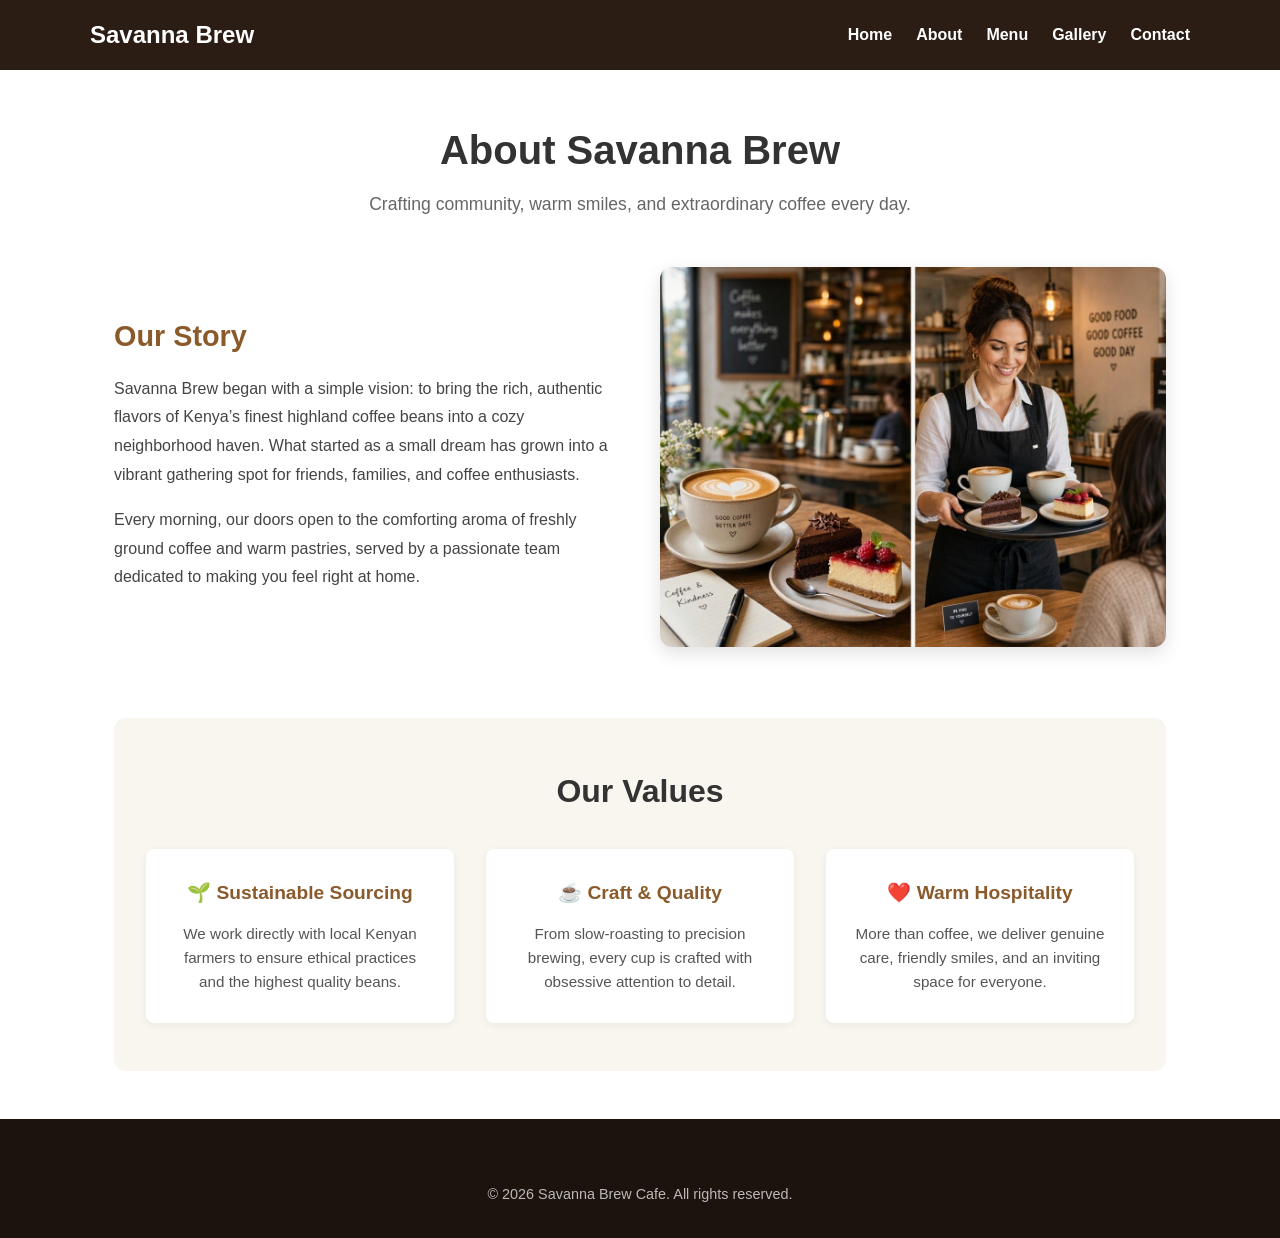
<file: about.html>
<!DOCTYPE html>
<html lang="en">
<head>
  <meta charset="UTF-8">
  <meta name="viewport" content="width=device-width, initial-scale=1.0">
  <title>About Us - Savanna Brew Cafe</title>
  <link rel="stylesheet" href="style.css">
</head>
<body>
  <header>
    <div class="nav-container">
      <h2 class="logo">Savanna Brew</h2>
      <nav>
        <ul>
          <li><a href="index.html">Home</a></li>
          <li><a href="about.html">About</a></li>
          <li><a href="menu.html">Menu</a></li>
          <li><a href="gallery.html">Gallery</a></li>
          <li><a href="contact.html">Contact</a></li>
        </ul>
      </nav>
    </div>
  </header>

  <main class="about-container">
    <section class="about-hero">
      <h1>About Savanna Brew</h1>
      <p class="subtitle">Crafting community, warm smiles, and extraordinary coffee every day.</p>
    </section>

    <section class="about-grid">
      <div class="about-text">
        <h2>Our Story</h2>
        <p>Savanna Brew began with a simple vision: to bring the rich, authentic flavors of Kenya’s finest highland coffee beans into a cozy neighborhood haven. What started as a small dream has grown into a vibrant gathering spot for friends, families, and coffee enthusiasts.</p>
        <p>Every morning, our doors open to the comforting aroma of freshly ground coffee and warm pastries, served by a passionate team dedicated to making you feel right at home.</p>
      </div>
      <div class="about-image">
        <img src="coffee.jpg" alt="Friendly waitress serving coffee" class="waitress-img">
      </div>
    </section>

    <section class="values-section">
      <h2>Our Values</h2>
      <div class="values-grid">
        <div class="value-card">
          <h3>🌱 Sustainable Sourcing</h3>
          <p>We work directly with local Kenyan farmers to ensure ethical practices and the highest quality beans.</p>
        </div>
        <div class="value-card">
          <h3>☕ Craft & Quality</h3>
          <p>From slow-roasting to precision brewing, every cup is crafted with obsessive attention to detail.</p>
        </div>
        <div class="value-card">
          <h3>❤️ Warm Hospitality</h3>
          <p>More than coffee, we deliver genuine care, friendly smiles, and an inviting space for everyone.</p>
        </div>
      </div>
    </section>
  </main>

  <footer>
    <p class="copyright">&copy; 2026 Savanna Brew Cafe. All rights reserved.</p>
  </footer>
</body>
</html>
</file>
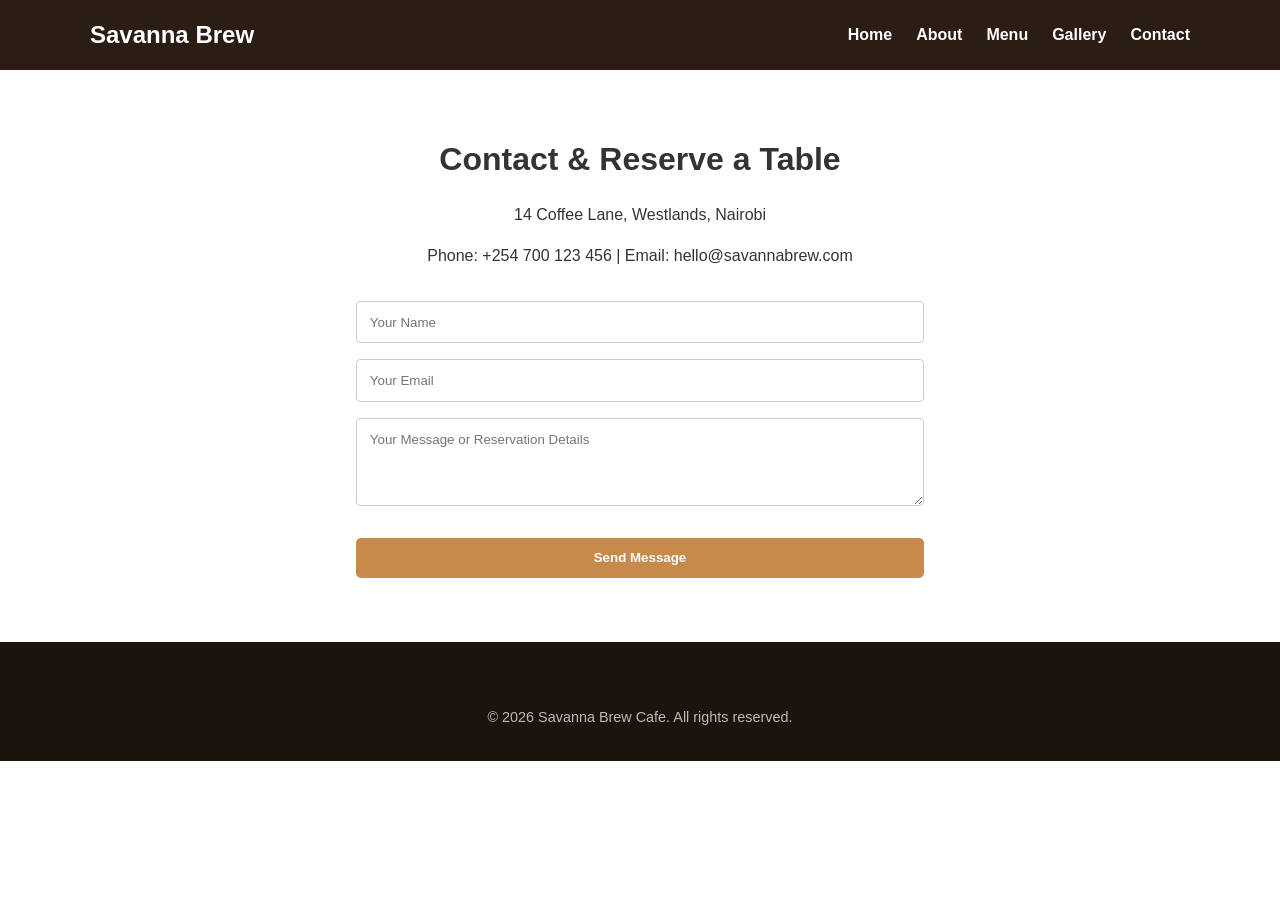
<file: contact.html>
<!DOCTYPE html>
<html lang="en">
<head>
  <meta charset="UTF-8">
  <meta name="viewport" content="width=device-width, initial-scale=1.0">
  <title>Contact - My Cafe</title>
  <link rel="stylesheet" href="style.css">
</head>
<body>
  <header>
    <div class="nav-container">
      <h2 class="logo">Savanna Brew</h2>
      <nav>
        <ul>
          <li><a href="index.html">Home</a></li>
          <li><a href="about.html">About</a></li>
          <li><a href="menu.html">Menu</a></li>
          <li><a href="gallery.html">Gallery</a></li>
          <li><a href="contact.html">Contact</a></li>
        </ul>
      </nav>
    </div>
  </header>

  <main style="padding: 4rem 1rem; max-width: 600px; margin: 0 auto; text-align: center;">
    <h1>Contact & Reserve a Table</h1>
    <p style="margin: 1rem 0;">14 Coffee Lane, Westlands, Nairobi</p>
    <p style="margin-bottom: 2rem;">Phone: +254 700 123 456 | Email: hello@savannabrew.com</p>
    <form style="display: flex; flex-direction: column; gap: 1rem; text-align: left;">
      <input type="text" placeholder="Your Name" style="padding: 0.8rem; border: 1px solid #ccc; border-radius: 4px;">
      <input type="email" placeholder="Your Email" style="padding: 0.8rem; border: 1px solid #ccc; border-radius: 4px;">
      <textarea rows="4" placeholder="Your Message or Reservation Details" style="padding: 0.8rem; border: 1px solid #ccc; border-radius: 4px;"></textarea>
      <button type="submit" class="btn" style="border: none; cursor: pointer;">Send Message</button>
    </form>
  </main>

  <footer>
    <p class="copyright">&copy; 2026 Savanna Brew Cafe. All rights reserved.</p>
  </footer>
</body>
</html>
</file>
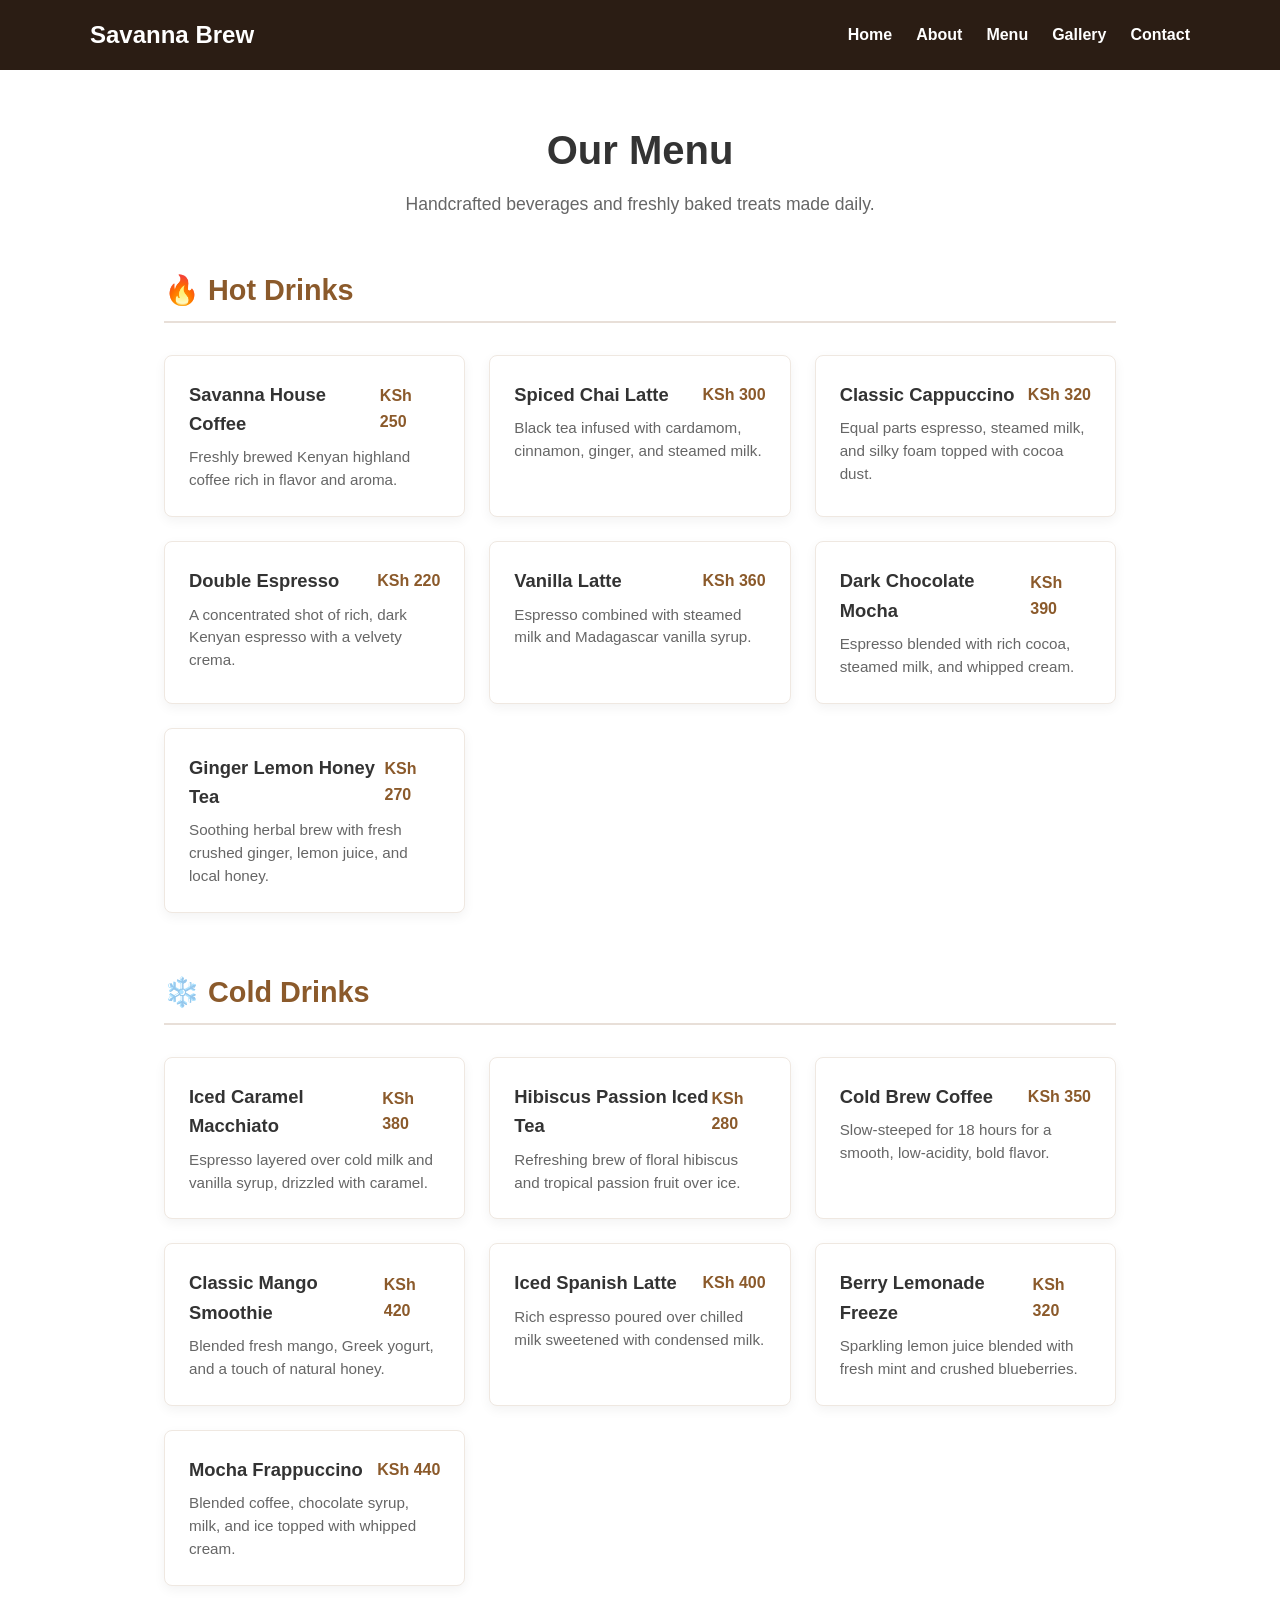
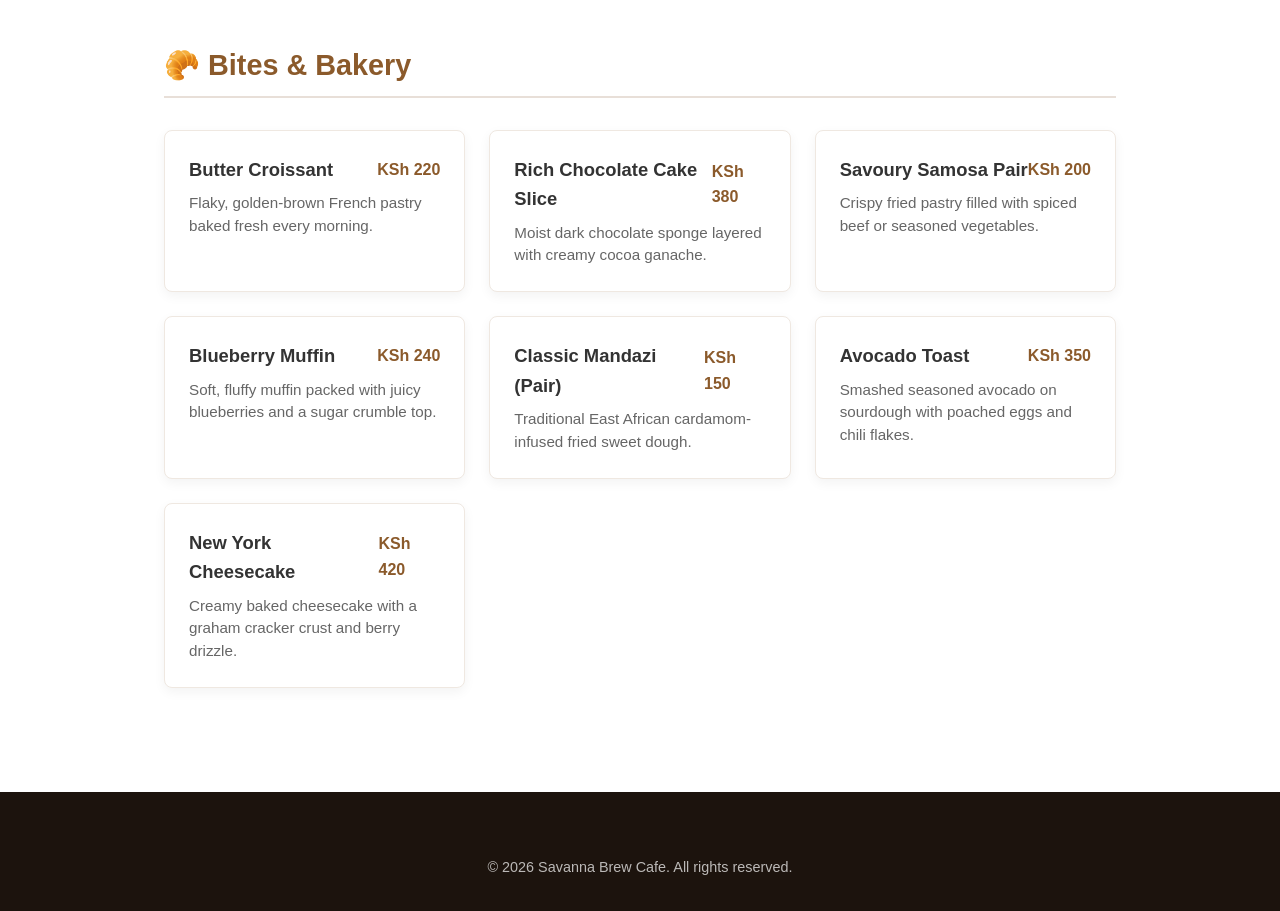
<file: menu.html>
<!DOCTYPE html>
<html lang="en">
<head>
  <meta charset="UTF-8">
  <meta name="viewport" content="width=device-width, initial-scale=1.0">
  <title>Menu - Savanna Brew Cafe</title>
  <link rel="stylesheet" href="style.css">
</head>
<body>
  <header>
    <div class="nav-container">
      <h2 class="logo">Savanna Brew</h2>
      <nav>
        <ul>
          <li><a href="index.html">Home</a></li>
          <li><a href="about.html">About</a></li>
          <li><a href="menu.html">Menu</a></li>
          <li><a href="gallery.html">Gallery</a></li>
          <li><a href="contact.html">Contact</a></li>
        </ul>
      </nav>
    </div>
  </header>

  <main class="menu-container">
    <section class="menu-hero">
      <h1>Our Menu</h1>
      <p class="subtitle">Handcrafted beverages and freshly baked treats made daily.</p>
    </section>

    <!-- Hot Drinks -->
    <section class="menu-category">
      <h2>🔥 Hot Drinks</h2>
      <div class="menu-grid">
        <div class="menu-card">
          <div class="menu-header">
            <h3>Savanna House Coffee</h3>
            <span class="price">KSh 250</span>
          </div>
          <p>Freshly brewed Kenyan highland coffee rich in flavor and aroma.</p>
        </div>
        <div class="menu-card">
          <div class="menu-header">
            <h3>Spiced Chai Latte</h3>
            <span class="price">KSh 300</span>
          </div>
          <p>Black tea infused with cardamom, cinnamon, ginger, and steamed milk.</p>
        </div>
        <div class="menu-card">
          <div class="menu-header">
            <h3>Classic Cappuccino</h3>
            <span class="price">KSh 320</span>
          </div>
          <p>Equal parts espresso, steamed milk, and silky foam topped with cocoa dust.</p>
        </div>
        <div class="menu-card">
          <div class="menu-header">
            <h3>Double Espresso</h3>
            <span class="price">KSh 220</span>
          </div>
          <p>A concentrated shot of rich, dark Kenyan espresso with a velvety crema.</p>
        </div>
        <div class="menu-card">
          <div class="menu-header">
            <h3>Vanilla Latte</h3>
            <span class="price">KSh 360</span>
          </div>
          <p>Espresso combined with steamed milk and Madagascar vanilla syrup.</p>
        </div>
        <div class="menu-card">
          <div class="menu-header">
            <h3>Dark Chocolate Mocha</h3>
            <span class="price">KSh 390</span>
          </div>
          <p>Espresso blended with rich cocoa, steamed milk, and whipped cream.</p>
        </div>
        <div class="menu-card">
          <div class="menu-header">
            <h3>Ginger Lemon Honey Tea</h3>
            <span class="price">KSh 270</span>
          </div>
          <p>Soothing herbal brew with fresh crushed ginger, lemon juice, and local honey.</p>
        </div>
      </div>
    </section>

    <!-- Cold Drinks -->
    <section class="menu-category">
      <h2>❄️ Cold Drinks</h2>
      <div class="menu-grid">
        <div class="menu-card">
          <div class="menu-header">
            <h3>Iced Caramel Macchiato</h3>
            <span class="price">KSh 380</span>
          </div>
          <p>Espresso layered over cold milk and vanilla syrup, drizzled with caramel.</p>
        </div>
        <div class="menu-card">
          <div class="menu-header">
            <h3>Hibiscus Passion Iced Tea</h3>
            <span class="price">KSh 280</span>
          </div>
          <p>Refreshing brew of floral hibiscus and tropical passion fruit over ice.</p>
        </div>
        <div class="menu-card">
          <div class="menu-header">
            <h3>Cold Brew Coffee</h3>
            <span class="price">KSh 350</span>
          </div>
          <p>Slow-steeped for 18 hours for a smooth, low-acidity, bold flavor.</p>
        </div>
        <div class="menu-card">
          <div class="menu-header">
            <h3>Classic Mango Smoothie</h3>
            <span class="price">KSh 420</span>
          </div>
          <p>Blended fresh mango, Greek yogurt, and a touch of natural honey.</p>
        </div>
        <div class="menu-card">
          <div class="menu-header">
            <h3>Iced Spanish Latte</h3>
            <span class="price">KSh 400</span>
          </div>
          <p>Rich espresso poured over chilled milk sweetened with condensed milk.</p>
        </div>
        <div class="menu-card">
          <div class="menu-header">
            <h3>Berry Lemonade Freeze</h3>
            <span class="price">KSh 320</span>
          </div>
          <p>Sparkling lemon juice blended with fresh mint and crushed blueberries.</p>
        </div>
        <div class="menu-card">
          <div class="menu-header">
            <h3>Mocha Frappuccino</h3>
            <span class="price">KSh 440</span>
          </div>
          <p>Blended coffee, chocolate syrup, milk, and ice topped with whipped cream.</p>
        </div>
      </div>
    </section>

    <!-- Bites & Bakery -->
    <section class="menu-category">
      <h2>🥐 Bites & Bakery</h2>
      <div class="menu-grid">
        <div class="menu-card">
          <div class="menu-header">
            <h3>Butter Croissant</h3>
            <span class="price">KSh 220</span>
          </div>
          <p>Flaky, golden-brown French pastry baked fresh every morning.</p>
        </div>
        <div class="menu-card">
          <div class="menu-header">
            <h3>Rich Chocolate Cake Slice</h3>
            <span class="price">KSh 380</span>
          </div>
          <p>Moist dark chocolate sponge layered with creamy cocoa ganache.</p>
        </div>
        <div class="menu-card">
          <div class="menu-header">
            <h3>Savoury Samosa Pair</h3>
            <span class="price">KSh 200</span>
          </div>
          <p>Crispy fried pastry filled with spiced beef or seasoned vegetables.</p>
        </div>
        <div class="menu-card">
          <div class="menu-header">
            <h3>Blueberry Muffin</h3>
            <span class="price">KSh 240</span>
          </div>
          <p>Soft, fluffy muffin packed with juicy blueberries and a sugar crumble top.</p>
        </div>
        <div class="menu-card">
          <div class="menu-header">
            <h3>Classic Mandazi (Pair)</h3>
            <span class="price">KSh 150</span>
          </div>
          <p>Traditional East African cardamom-infused fried sweet dough.</p>
        </div>
        <div class="menu-card">
          <div class="menu-header">
            <h3>Avocado Toast</h3>
            <span class="price">KSh 350</span>
          </div>
          <p>Smashed seasoned avocado on sourdough with poached eggs and chili flakes.</p>
        </div>
        <div class="menu-card">
          <div class="menu-header">
            <h3>New York Cheesecake</h3>
            <span class="price">KSh 420</span>
          </div>
          <p>Creamy baked cheesecake with a graham cracker crust and berry drizzle.</p>
        </div>
      </div>
    </section>
  </main>

  <footer>
    <p class="copyright">&copy; 2026 Savanna Brew Cafe. All rights reserved.</p>
  </footer>
</body>
</html>
</file>
<file: style.css>
* {
  margin: 0;
  padding: 0;
  box-sizing: border-box;
  font-family: Arial, sans-serif;
}

body {
  color: #333;
  line-height: 1.6;
}

/* Navigation Bar */
header {
  background: #2b1d14;
  color: white;
  padding: 1rem 2rem;
}

.nav-container {
  display: flex;
  justify-content: space-between;
  align-items: center;
  max-width: 1100px;
  margin: 0 auto;
}

nav ul {
  display: flex;
  list-style: none;
  gap: 1.5rem;
}

nav a {
  color: white;
  text-decoration: none;
  font-weight: bold;
}

/* Hero Section */
.hero {
  background: #4a3525;
  color: white;
  text-align: center;
  padding: 5rem 1rem;
}

.hero h1 {
  font-size: 2.5rem;
  margin-bottom: 1rem;
}

.btn {
  display: inline-block;
  background: #c88a4b;
  color: white;
  padding: 0.8rem 1.5rem;
  margin-top: 1rem;
  text-decoration: none;
  border-radius: 5px;
  font-weight: bold;
}

/* Welcome Section */
.welcome {
  text-align: center;
  padding: 3rem 1rem;
  max-width: 700px;
  margin: 0 auto;
}

/* Menu Section */
.menu-section {
  background: #f9f9f9;
  padding: 3rem 1rem;
  text-align: center;
}

.menu-grid {
  display: flex;
  justify-content: center;
  gap: 2rem;
  flex-wrap: wrap;
  max-width: 1100px;
  margin: 2rem auto 0 auto;
}

.card {
  background: white;
  border-radius: 8px;
  overflow: hidden;
  width: 280px;
  box-shadow: 0 4px 6px rgba(0,0,0,0.1);
}

.card img {
  width: 100%;
  height: 200px;
  object-fit: cover;
}

.card-info {
  padding: 1rem;
}

.price {
  color: #c88a4b;
  font-weight: bold;
}

/* CTA & Footer */
.cta {
  text-align: center;
  padding: 4rem 1rem;
}

footer {
  background: #1c130d;
  color: white;
  padding: 2rem 1rem;
}

.footer-container {
  display: flex;
  justify-content: space-around;
  flex-wrap: wrap;
  gap: 1.5rem;
  max-width: 1100px;
  margin: 0 auto;
}

.copyright {
  text-align: center;
  margin-top: 2rem;
  font-size: 0.9rem;
  opacity: 0.7;
}
/* About Page Styling */
.about-container {
  max-width: 1100px;
  margin: 0 auto;
  padding: 3rem 1.5rem;
}

.about-hero {
  text-align: center;
  margin-bottom: 3rem;
}

.about-hero h1 {
  font-size: 2.5rem;
  color: #333;
}

.about-hero .subtitle {
  font-size: 1.1rem;
  color: #666;
  margin-top: 0.5rem;
}

.about-grid {
  display: grid;
  grid-template-columns: 1fr 1fr;
  gap: 2.5rem;
  align-items: center;
  margin-bottom: 4rem;
}

.about-text h2 {
  font-size: 1.8rem;
  color: #8b5a2b;
  margin-bottom: 1rem;
}

.about-text p {
  line-height: 1.8;
  color: #444;
  margin-bottom: 1rem;
}

.waitress-img {
  width: 100%;
  border-radius: 12px;
  box-shadow: 0 6px 18px rgba(0, 0, 0, 0.12);
  object-fit: cover;
  height: 380px;
}

/* Values Section */
.values-section {
  text-align: center;
  background-color: #f9f6f0;
  padding: 3rem 2rem;
  border-radius: 12px;
}

.values-section h2 {
  font-size: 2rem;
  color: #333;
  margin-bottom: 2rem;
}

.values-grid {
  display: grid;
  grid-template-columns: repeat(auto-fit, minmax(250px, 1fr));
  gap: 2rem;
}

.value-card {
  background: #ffffff;
  padding: 1.8rem;
  border-radius: 8px;
  box-shadow: 0 2px 8px rgba(0,0,0,0.06);
}

.value-card h3 {
  font-size: 1.2rem;
  margin-bottom: 0.8rem;
  color: #8b5a2b;
}

.value-card p {
  line-height: 1.6;
  color: #555;
  font-size: 0.95rem;
}

/* Responsive for mobile screens */
@media (max-width: 768px) {
  .about-grid {
    grid-template-columns: 1fr;
  }
}
/* Menu Page Styling */
.menu-container {
  max-width: 1000px;
  margin: 0 auto;
  padding: 3rem 1.5rem;
}

.menu-hero {
  text-align: center;
  margin-bottom: 3rem;
}

.menu-hero h1 {
  font-size: 2.5rem;
  color: #333;
}

.menu-hero .subtitle {
  font-size: 1.1rem;
  color: #666;
  margin-top: 0.5rem;
}

.menu-category {
  margin-bottom: 3.5rem;
}

.menu-category h2 {
  font-size: 1.8rem;
  color: #8b5a2b;
  border-bottom: 2px solid #e8dfd8;
  padding-bottom: 0.5rem;
  margin-bottom: 1.5rem;
}

.menu-grid {
  display: grid;
  grid-template-columns: repeat(auto-fit, minmax(280px, 1fr));
  gap: 1.5rem;
}

.menu-card {
  background-color: #ffffff;
  border-radius: 8px;
  padding: 1.5rem;
  box-shadow: 0 4px 12px rgba(0, 0, 0, 0.05);
  border: 1px solid #efe8e1;
}

.menu-header {
  display: flex;
  justify-content: space-between;
  align-items: center;
  margin-bottom: 0.5rem;
}

.menu-header h3 {
  font-size: 1.15rem;
  color: #333;
}

.price {
  font-weight: bold;
  color: #8b5a2b;
  font-size: 1rem;
}

.menu-card p {
  color: #666;
  font-size: 0.95rem;
  line-height: 1.5;
}
</file>
